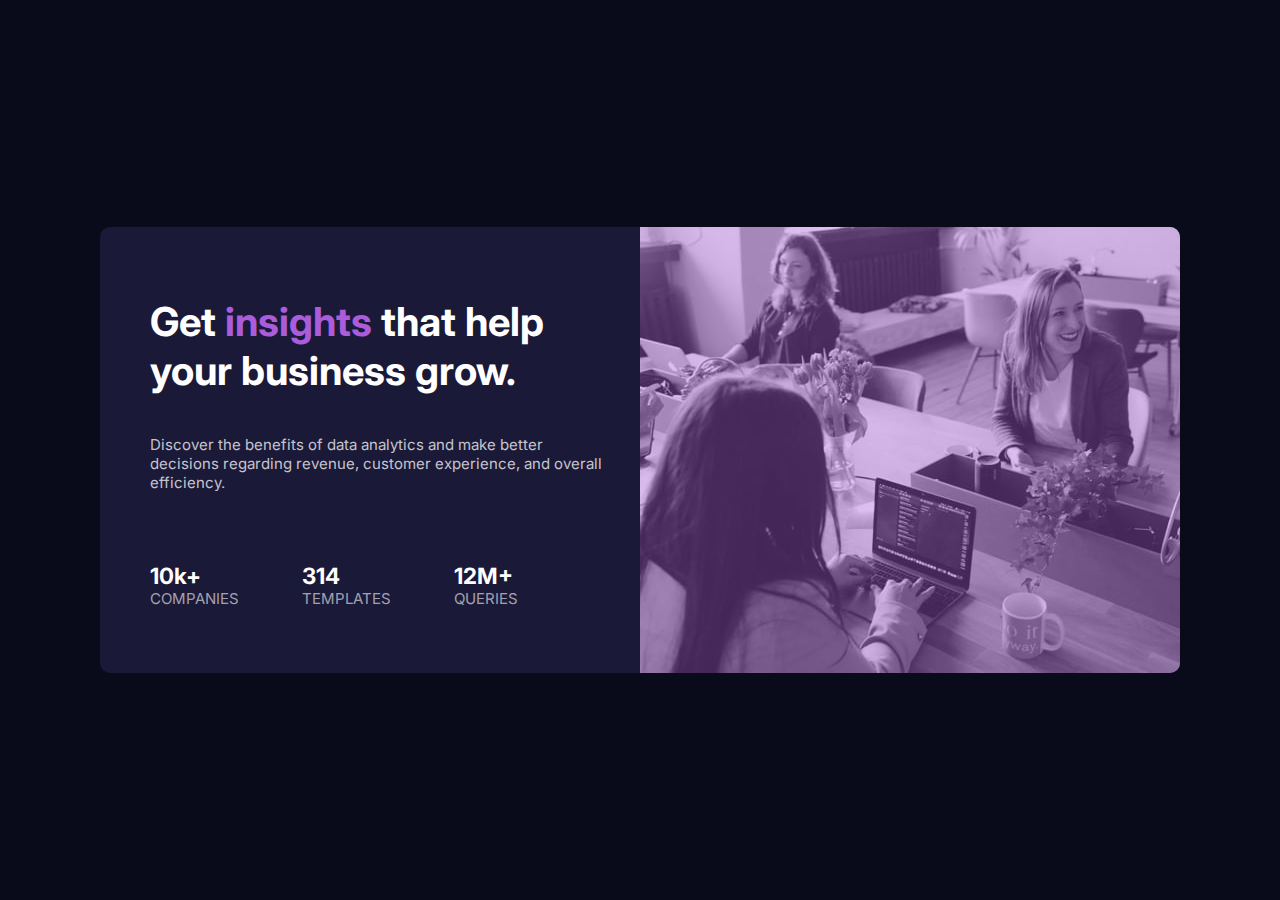
<file: index.html>
<!DOCTYPE html>
<html lang="en">

<head>
    <meta charset="UTF-8">
    <meta http-equiv="X-UA-Compatible" content="IE=edge">
    <meta name="viewport" content="width=device-width, initial-scale=1.0">
    <title>Stats Preview Card Component</title>
    <link rel="stylesheet" href="./styles/styles.css">
    <link rel="preconnect" href="https://fonts.gstatic.com">
<link href="https://fonts.googleapis.com/css2?family=Inter:wght@400;700&family=Lexend+Deca&display=swap" rel="stylesheet"> 
</head>

<body>
    <div class="container">
        <div class="info">
            <h1>Get <span class="purple-text">insights</span> that help your business grow.</h1>
            <p>Discover the benefits of data analytics and make better decisions regarding revenue,
                customer experience, and overall efficiency.</p>
            <div class="stats">
                <div class="stat-numbers">
                    <h2>10k+</h2>
                    <p>COMPANIES</p>
                </div>
                <div class="stat-numbers">
                    <h2>314</h2>
                    <p>TEMPLATES</p>
                </div>
                <div class="stat-numbers">
                    <h2>12M+</h2>
                    <p>QUERIES</p>
                </div>
            </div>
        </div>
        <div class="image">
            <div class="overlay"></div>
            <!--<img src="./../images/image-header-desktop.jpg" alt="People working at a desk">-->
        </div>
    </div>
</body>

</html>
</file>
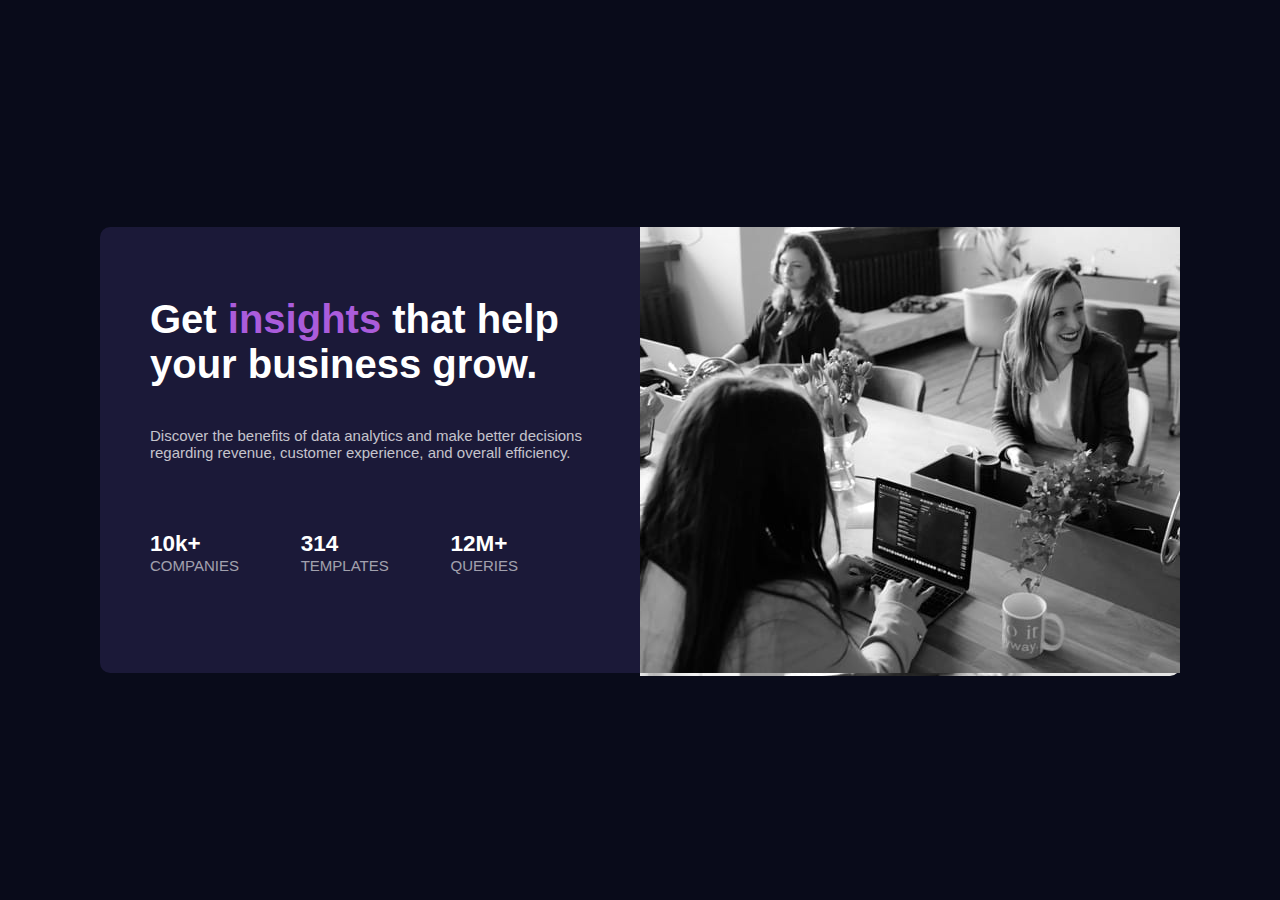
<file: html/index.html>
<!DOCTYPE html>
<html lang="en">

<head>
    <meta charset="UTF-8">
    <meta http-equiv="X-UA-Compatible" content="IE=edge">
    <meta name="viewport" content="width=device-width, initial-scale=1.0">
    <title>Stats Preview Card Component</title>
    <link rel="stylesheet" href="./../styles/styles.css">
</head>

<body>
    <div class="container">
        <div class="info">
            <h1>Get <span class="purple-text">insights</span> that help your business grow.</h1>
            <p>Discover the benefits of data analytics and make better decisions regarding revenue,
                customer experience, and overall efficiency.</p>
            <div class="stats">
                <div class="stat-numbers">
                    <h2>10k+</h2>
                    <p>COMPANIES</p>
                </div>
                <div class="stat-numbers">
                    <h2>314</h2>
                    <p>TEMPLATES</p>
                </div>
                <div class="stat-numbers">
                    <h2>12M+</h2>
                    <p>QUERIES</p>
                </div>
            </div>
        </div>
        <div class="image">
            <img src="./../images/image-header-desktop.jpg" alt="People working at a desk">
        </div>
    </div>
</body>

</html>
</file>
<file: styles/styles.css>
* {
    margin: 0px;
    padding: 0px;
    }

:root {
    --main-background: hsl(233, 47%, 7%);
    --card-background: hsl(244, 38%, 16%);
    --purple-text: hsl(277, 64%, 61%);
    --font-main: hsl(0, 0%, 100%);
    --font-main-p: hsla(0, 0%, 100%, 0.75);
    --font-stat-heading: hsla(0, 0%, 100%, 0.6);
}

body {
    background-color: var(--main-background);
    padding: 0 0;
    display: flex;
    justify-content: center;
    align-items: center;
    height: 100vh;
    font-size: 15px;
    font-family: 'Inter', sans-serif;
    font-weight: 700;
}

.container {
    background-color: var(--card-background);
    width: 1080px;
    height: 446px;
    display: grid;
    grid-template-columns: 50% 50%;
    border-radius: 10px;
}

.info {
    color: var(--font-main);
    grid-column-start: 1;
    grid-column-end: 2;
    padding: 70px 30px 50px 50px;
}

.info h1 {
    font-size: 40px;
    margin-bottom: 40px;
}

.info p {
    color: var(--font-main-p);
    font-weight: 400;
}

.stat-numbers p {
    color: var(--font-stat-heading);
    font-weight: 400;
}


.image {
    grid-column-start: 2;
    grid-column-end: 3;
    background: #000 url("./../images/image-header-desktop.jpg");
    border-top-right-radius: 10px;
    border-bottom-right-radius: 10px;
}

.overlay {
    width: 100%;
    height: 100%;
    background: var(--purple-text);
    opacity: .4;
    border-top-right-radius: 10px;
    border-bottom-right-radius: 10px;
}

span {
    color: var(--purple-text);
}

.stats {
    margin-top: 70px;
    width: 80%;
    display: flex;
    justify-content: space-between;
}
</file>
